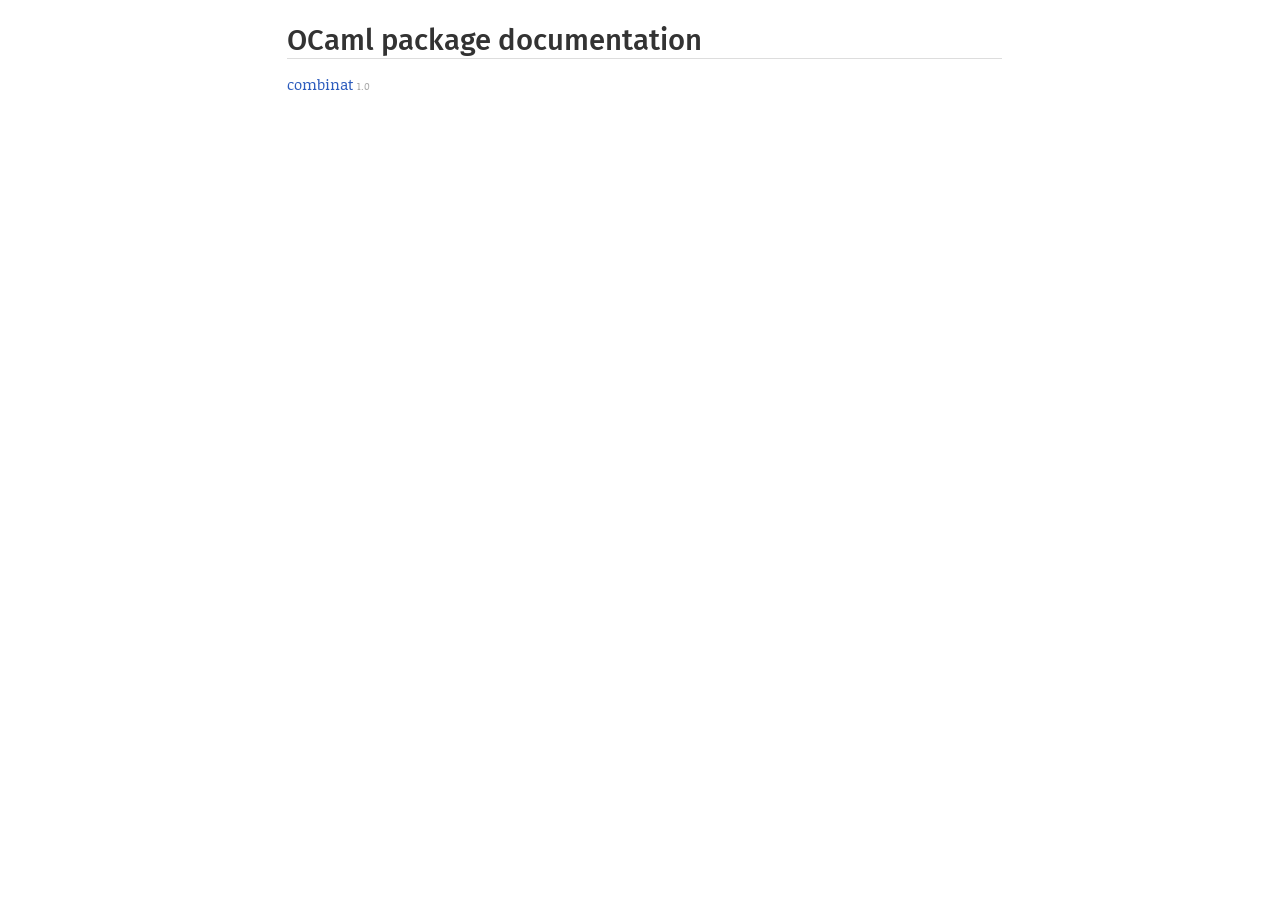
<file: index.html>
<!DOCTYPE html>
<html xmlns="http://www.w3.org/1999/xhtml">
  <head>
    <title>index</title>
    <link rel="stylesheet" href="./odoc.css"/>
    <meta charset="utf-8"/>
    <meta name="viewport" content="width=device-width,initial-scale=1.0"/>
  </head>
  <body>
    <main class="content">
      <div class="by-name">
      <h2>OCaml package documentation</h2>
      <ol>
      <li><a href="combinat/index.html">combinat</a> <span class="version">1.0</span></li>
      </ol>
      </div>
    </main>
  </body>
</html>
</file>
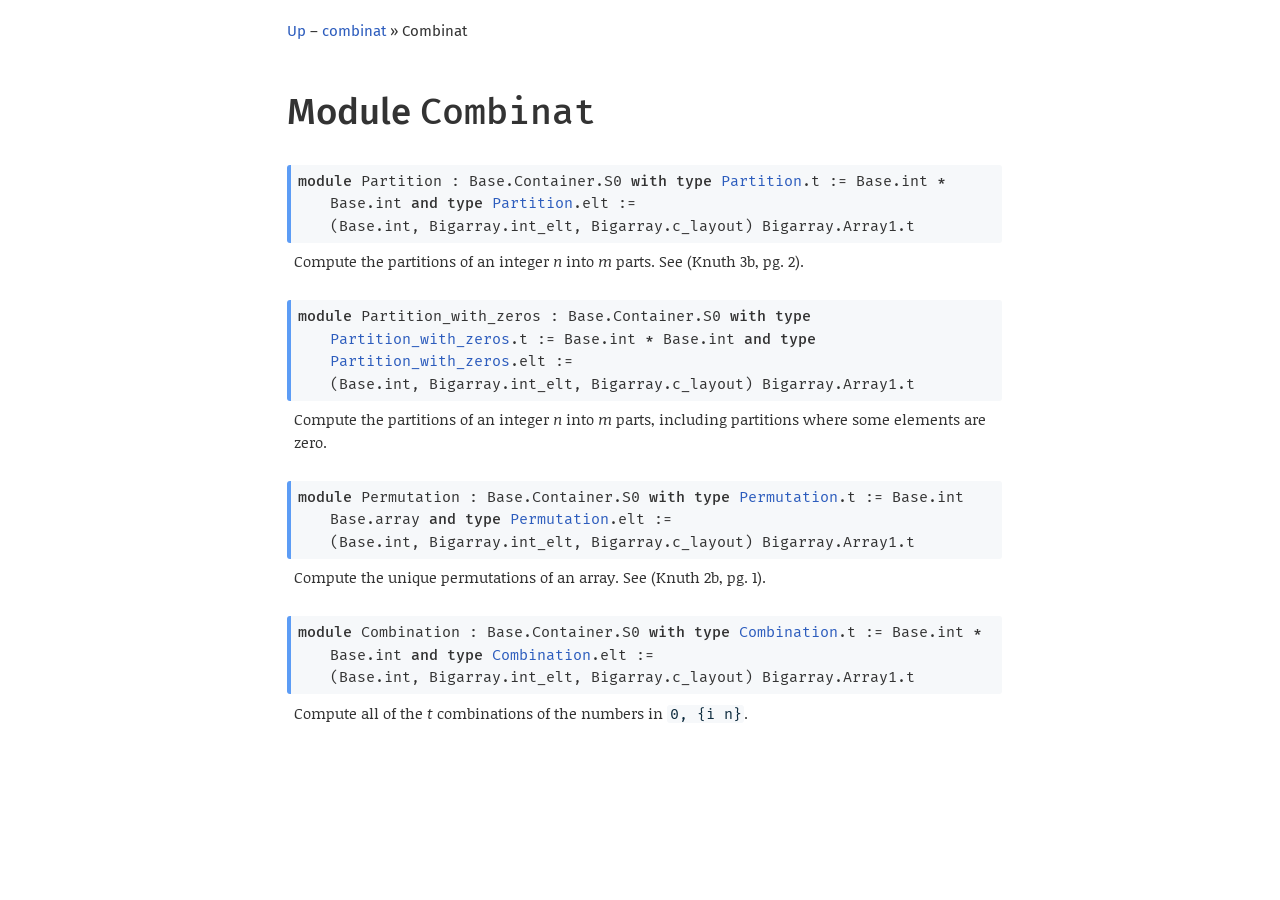
<file: combinat/Combinat/index.html>
<!DOCTYPE html>
<html xmlns="http://www.w3.org/1999/xhtml"><head><title>Combinat (combinat.Combinat)</title><link rel="stylesheet" href="../../odoc.css"/><meta charset="utf-8"/><meta name="viewport" content="width=device-width,initial-scale=1.0"/><script src="../../highlight.pack.js"></script><script>hljs.initHighlightingOnLoad();</script></head><body><div class="content"><header><nav><a href="../index.html">Up</a> – <a href="../index.html">combinat</a> &#x00BB; Combinat</nav><h1>Module <code>Combinat</code></h1></header><dl><dt class="spec module" id="module-Partition"><a href="#module-Partition" class="anchor"></a><code><span class="keyword">module </span>Partition : Base.Container.S0<span class="keyword"> with </span><span class="keyword">type </span><a href="index.html#module-Partition">Partition</a>.t := Base.int<span class="keyword"> * </span>Base.int<span class="keyword"> and </span><span class="keyword">type </span><a href="index.html#module-Partition">Partition</a>.elt := (Base.int, Bigarray.int_elt, Bigarray.c_layout) Bigarray.Array1.t</code></dt><dd><p>Compute the partitions of an integer <i>n</i> into <i>m</i> parts. See (Knuth 3b, pg. 2).</p></dd></dl><dl><dt class="spec module" id="module-Partition_with_zeros"><a href="#module-Partition_with_zeros" class="anchor"></a><code><span class="keyword">module </span>Partition_with_zeros : Base.Container.S0<span class="keyword"> with </span><span class="keyword">type </span><a href="index.html#module-Partition_with_zeros">Partition_with_zeros</a>.t := Base.int<span class="keyword"> * </span>Base.int<span class="keyword"> and </span><span class="keyword">type </span><a href="index.html#module-Partition_with_zeros">Partition_with_zeros</a>.elt := (Base.int, Bigarray.int_elt, Bigarray.c_layout) Bigarray.Array1.t</code></dt><dd><p>Compute the partitions of an integer <i>n</i> into <i>m</i> parts, including partitions where some elements are zero.</p></dd></dl><dl><dt class="spec module" id="module-Permutation"><a href="#module-Permutation" class="anchor"></a><code><span class="keyword">module </span>Permutation : Base.Container.S0<span class="keyword"> with </span><span class="keyword">type </span><a href="index.html#module-Permutation">Permutation</a>.t := Base.int Base.array<span class="keyword"> and </span><span class="keyword">type </span><a href="index.html#module-Permutation">Permutation</a>.elt := (Base.int, Bigarray.int_elt, Bigarray.c_layout) Bigarray.Array1.t</code></dt><dd><p>Compute the unique permutations of an array. See (Knuth 2b, pg. 1).</p></dd></dl><dl><dt class="spec module" id="module-Combination"><a href="#module-Combination" class="anchor"></a><code><span class="keyword">module </span>Combination : Base.Container.S0<span class="keyword"> with </span><span class="keyword">type </span><a href="index.html#module-Combination">Combination</a>.t := Base.int<span class="keyword"> * </span>Base.int<span class="keyword"> and </span><span class="keyword">type </span><a href="index.html#module-Combination">Combination</a>.elt := (Base.int, Bigarray.int_elt, Bigarray.c_layout) Bigarray.Array1.t</code></dt><dd><p>Compute all of the <i>t</i> combinations of the numbers in <code>0, {i n}</code>.</p></dd></dl></div></body></html>
</file>
<file: odoc.css>
@charset "UTF-8";
/* Copyright (c) 2016 Daniel C. Bünzli. All rights reserved.
   Distributed under the ISC license, see terms at the end of the file.
   odoc 1.3.0 */

/* Fonts */
@import url('https://fonts.googleapis.com/css?family=Fira+Mono:400,500');
@import url('https://fonts.googleapis.com/css?family=Noticia+Text:400,400i,700');
@import url('https://fonts.googleapis.com/css?family=Fira+Sans:400,400i,500,500i,600,600i,700,700i');


/* Reset a few things. */

html, body, div, span, applet, object, iframe, h1, h2, h3, h4, h5, h6, p, blockquote, pre, a, abbr, acronym, address, big, cite, code, del, dfn, em, img, ins, kbd, q, s, samp, small, strike, strong, sub, sup, tt, var, b, u, i, center, dl, dt, dd, ol, ul, li, fieldset, form, label, legend, table, caption, tbody, tfoot, thead, tr, th, td, article, aside, canvas, details, embed, figure, figcaption, footer, header, hgroup, menu, nav, output, ruby, section, summary, time, mark, audio, video {
  margin: 0;
  padding: 0;
  border: 0;
  font-size: inherit;
  font: inherit;
  line-height: inherit;
  vertical-align: baseline;
  text-align: inherit;
  color: inherit;
  background: transparent;
}

table {
  border-collapse: collapse;
  border-spacing: 0;
}

*, *:before, *:after {
  box-sizing: border-box;
}

html {
  font-size: 15px;
}

body {
  font-family: "Fira Sans", Helvetica, Arial, sans-serif;
  text-align: left;
  color: #333;
  background: #FFFFFF;
}

.content {
  max-width: 90ex;
  margin-left: calc(10vw + 20ex);
  margin-right: 4ex;
  margin-top: 20px;
  margin-bottom: 50px;
  font-family: "Noticia Text", Georgia, serif;
  line-height: 1.5;
}

.content>header {
  margin-bottom: 30px;
}

.content>header nav {
  font-family: "Fira Sans", Helvetica, Arial, sans-serif;
}

/* Basic markup elements */

b, strong {
  font-weight: 500;
}

i, em {
  font-style: italic;
}

sup {
  vertical-align: super;
}

sub {
  vertical-align: sub;
}

sup, sub {
  font-size: 12px;
  line-height: 0;
  margin-left: 0.2ex;
}

pre {
  margin-top: 0.8em;
  margin-bottom: 1.2em;
}

p, ul, ol {
  margin-top: 0.5em;
  margin-bottom: 1em;
}
ul, ol {
  list-style-position: outside
}

ul>li {
  margin-left: 22px;
}

ol>li {
  margin-left: 27.2px;
}

li>*:first-child {
  margin-top: 0
}

/* Text alignements, this should be forbidden. */

.left {
  text-align: left;
}

.right {
  text-align: right;
}

.center {
  text-align: center;
}

/* Links and anchors */

a {
  text-decoration: none;
  color: #2C5CBD;
}

a:hover {
  box-shadow: 0 1px 0 0 #2C5CBD;
}

/* Linked highlight */
*:target {
  background-color: rgba(187,239,253,0.3) !important;
  box-shadow: 0 0px 0 1px rgba(187,239,253,0.8) !important;
  border-radius: 1px;
}

*:hover>a.anchor {
  visibility: visible;
}

a.anchor:before {
  content: "#"
}

a.anchor:hover {
  box-shadow: none;
  text-decoration: none;
  color: #555;
}

a.anchor {
  visibility: hidden;
  position: absolute;
  /* top: 0px; */
  /* margin-left: -3ex; */
  margin-left: -1.3em;
  font-weight: normal;
  font-style: normal;
  padding-right: 0.4em;
  padding-left: 0.4em;
  /* To remain selectable */
  color: #d5d5d5;
}

.spec > a.anchor {
  margin-left: -2.3em;
  padding-right: 0.9em;
}

.xref-unresolved {
  color: #2C5CBD;
}
.xref-unresolved:hover {
  box-shadow: 0 1px 0 0 #CC6666;
}

/* Section and document divisions.
   Until at least 4.03 many of the modules of the stdlib start at .h7,
   we restart the sequence there like h2  */

h1, h2, h3, h4, h5, h6, .h7, .h8, .h9, .h10 {
  font-family: "Fira Sans", Helvetica, Arial, sans-serif;
  font-weight: 400;
  margin: 0.5em 0 0.5em 0;
  padding-top: 0.1em;
  line-height: 1.2;
  overflow-wrap: break-word;
}

h1 {
  font-weight: 500;
  font-size: 2.441em;
  margin-top: 1.214em;
}

h2 {
  font-weight: 500;
  font-size: 1.953em;
  box-shadow: 0 1px 0 0 #ddd;
}

h3 {
  font-size: 1.563em;
}

h4 {
  font-size: 1.25em;
}

small, .font_small {
  font-size: 0.8em;
}

h1 code, h1 tt {
  font-size: inherit;
  font-weight: inherit;
}

h2 code, h2 tt {
  font-size: inherit;
  font-weight: inherit;
}

h3 code, h3 tt {
  font-size: inherit;
  font-weight: inherit;
}

h4 code, h4 tt {
  font-size: inherit;
  font-weight: inherit;
}

/* Preformatted and code */

tt, code, pre {
  font-family: "Fira Code", "Fira Mono", courier;
  font-weight: 400;
}

pre {
  padding: 0.1em;
  border: 1px solid #eee;
  border-radius: 5px;
  overflow-x: auto;
}

p code, li code {
  background-color: #f6f8fa;
  color: #0d2b3e;
  border-radius: 3px;
  padding: 0 0.3ex;
}

p a > code {
  color: #2C5CBD;
}

/* Code blocks (e.g. Examples) */

pre code {
  font-size: 0.893rem;
}

/* Code lexemes */

.keyword {
  font-weight: 700;
}

/* Module member specification */

.spec:not(.include), .spec.include details summary {
  background-color: #f6f8fa;
  border-radius: 3px;
  border-left: 4px solid #5c9cf5;
  border-right: 5px solid transparent;
  padding: 0.35em 0.5em;
}

.spec.include details summary:hover {
  background-color: #ebeff2;
}

dl, div.spec, .doc, aside {
  margin-bottom: 20px;
}

/* Indent the second line in multiline spec definitions. */
.spec:not(.type) > code {
  display: block;
  padding-left: 4ex;
  text-indent: -4ex;
}

.spec.exception > code {
  display: inline-block;
}

dl > dd {
  padding: 0.5em;
}

dd> :first-child {
  margin-top: 0;
}

dl:last-child, dd> :last-child, aside:last-child, article:last-child {
  margin-bottom: 0;
}

dt+dt {
  margin-top: 15px;
}

section+section, section > header + dl {
  margin-top: 25px;
}

.spec.type .variant {
  margin-left: 2ch;
}
.spec.type .variant p {
  margin: 0;
  font-style: italic;
}

div.def {
  margin-top: 0;
  text-indent: -2ex;
  padding-left: 2ex;
}

div.def+div.doc {
  margin-left: 1ex;
  margin-top: 2.5px
}

div.doc>*:first-child {
  margin-top: 0;
}

/* The elements other than heading should be wrapped in <aside> elements. */
/* heading, body>p, body>ul, body>ol, h3, h4, body>pre { */
/*   margin-bottom: 30px; */
/* } */

/* Collapsible inlined include and module */

.spec.include details {
  position: relative;
}

.spec.include details:after {
  z-index: -100;
  display: block;
  content: " ";
  position: absolute;
  border-radius: 0 1ex 1ex 0;
  right: -20px;
  top: 1px;
  bottom: 1px;
  width: 15px;
  background: rgba(0, 4, 15, 0.05);
  box-shadow: 0 0px 0 1px rgba(204, 204, 204, 0.53);
}

.spec.include details summary {
  position: relative;
  margin-bottom: 20px;
  cursor: pointer;
  outline: none;
}

/* FIXME: Does not work in Firefox. */
details summary::-webkit-details-marker {
  color: #888;
  transform: scaleX(-1);
  position: absolute;
  top: calc(50% - 5px);
  height: 11px;
  right: -29px;
}

/* Records and variants FIXME */

div.def table {
  text-indent: 0em;
  padding: 0;
  margin-left: -2ex;
}

td.def {
  padding-right: 2ex
}

.record td.def {
  padding-left: 2ex;
}

td.doc *:first-child {
  margin-top: 0em
}

/* @ tags */

ul.at-tag {
  list-style-type: none;
  margin-left: 0;
  padding: 0;
}

ul.at-tag li {
  margin-left: 0;
  padding: 0;
}

ul.at-tag li p:first-child {
  margin-top: 0
}

/* FIXME remove */

span.at-tag {
  font-weight: bold
}

.at-tag.deprecated {
  font-weight: normal;
  color: crimson
}

.at-tag.raise {
  font-weight: bold;
}

/* FIXME random other things to review. */

.heading {
  margin-top: 10px;
  border-top: solid;
  border-width: 1px;
  border-color: #DDD;
  text-align: right;
  font-weight: normal;
  font-style: italic;
}

.heading+.sig {
  margin-top: -20px;
}

.heading+.parameters {
  margin-top: -20px;
}

/* Odig package index */

.by-name ol, .by-tag ol, .errors ol {
  list-style-type: none;
  margin-left: 0;
}

.by-name ol ol, .by-tag ol ol {
  margin-top: 0;
  margin-bottom: 0
}

.by-name li, .by-tag li, .errors li {
  margin-left: 0;
}

.by-name .version {
  font-size: 10px;
  color: #AAA
}

.by-name nav {
  margin-bottom: 10px
}

.by-name nav a {
  text-transform: uppercase;
  font-size: 18px;
  margin-right: 1ex;
  color: #222;
  display: inline-block;
}

.by-tag nav a {
  margin-right: 1ex;
  color: #222;
  display: inline-block;
}

.by-tag>ol>li {
  margin-top: 10px;
}

.by-tag>ol>li>span, .by-tag>ol>li>ol, .by-tag>ol>li>ol>li {
  display: inline-block;
  margin-right: 1ex;
}

/* Odig package page */

.package nav {
  display: inline;
  font-size: 14px;
  font-weight: normal;
}

.package .version {
  font-size: 14px;
}

h1+.modules, h1+.sel {
  margin-top: 10px
}

.sel {
  font-weight: normal;
  font-style: italic;
  font-size: 14px;
  margin-top: 20px;
}

.sel+.modules {
  margin-top: 10px;
  margin-bottom: 20px;
  margin-left: 1ex;
}

.modules {
  margin: 0;
}

.modules .module {
  min-width: 8ex;
  padding-right: 2ex
}

.package.info {
  margin: 0;
}

.package.info td:first-child {
  font-style: italic;
  padding-right: 2ex;
}

.package.info ul {
  list-style-type: none;
  display: inline;
  margin: 0;
}

.package.info li {
  display: inline-block;
  margin: 0;
  margin-right: 1ex;
}

#info-authors li, #info-maintainers li {
  display: block;
}

/* Sidebar and TOC */

.toc:before {
  display: block;
  content: "Topics";
  text-transform: uppercase;
  font-size: 1em;
  margin: 1.414em 0 0.5em;
  font-weight: 500;
  color: #777;
  line-height: 1.2;
}

.toc {
  position: fixed;
  top: 0px;
  bottom: 0px;
  left: 0px;
  max-width: 30ex;
  min-width: 26ex;
  width: 20%;
  background: #f6f8fa;
  overflow: auto;
  color: #1F2D3D;
  padding-left: 2ex;
  padding-right: 2ex;
}

.toc ul li a {
  font-family: "Fira Sans", sans-serif;
  font-size: 0.95em;
  color: #333;
  font-weight: 400;
  line-height: 1.6em;
  display: block;
}

.toc ul li a:hover {
  box-shadow: none;
  text-decoration: underline;
}

/* First level titles */

.toc>ul>li>a {
  font-weight: 500;
}

.toc li ul {
  margin: 0px;
}

.toc ul {
  list-style-type: none;
}

.toc ul li {
  margin: 0;
}
.toc>ul>li {
  margin-bottom: 0.3em;
}

.toc ul li li {
  border-left: 1px solid #ccc;
  margin-left: 5px;
  padding-left: 12px;
}

/* Mobile adjustements. */

@media only screen and (max-width: 95ex) {
  .content {
    margin: auto;
    padding: 2.0em;
  }
  .toc {
    position: static;
    width: auto;
    min-width: unset;
    max-width: unset;
    border: none;
    padding: 0.2em 1em;
    border-radius: 5px;
  }
}

/* Print adjustements. */

@media print {
  body {
    color: black;
    background: white;
  }
  body nav:first-child {
    visibility: hidden;
  }
}

/* Syntax highlighting (based on github-gist) */

.keyword {
  font-weight: 500;
}

.hljs {
  display: block;
  background: white;
  padding: 0.5em;
  color: #333333;
  overflow-x: auto;
}

.hljs-comment,
.hljs-meta {
  color: #969896;
}

.hljs-string,
.hljs-variable,
.hljs-template-variable,
.hljs-strong,
.hljs-emphasis,
.hljs-quote {
  color: #df5000;
}

.hljs-keyword,
.hljs-selector-tag {
  color: #a71d5d;
}

.hljs-type,
.hljs-class .hljs-title {
  color: #458;
  font-weight: 500;
}

.hljs-literal,
.hljs-symbol,
.hljs-bullet,
.hljs-attribute {
  color: #0086b3;
}

.hljs-section,
.hljs-name {
  color: #63a35c;
}

.hljs-tag {
  color: #333333;
}

.hljs-attr,
.hljs-selector-id,
.hljs-selector-class,
.hljs-selector-attr,
.hljs-selector-pseudo {
  color: #795da3;
}

.hljs-addition {
  color: #55a532;
  background-color: #eaffea;
}

.hljs-deletion {
  color: #bd2c00;
  background-color: #ffecec;
}

.hljs-link {
  text-decoration: underline;
}

/*---------------------------------------------------------------------------
   Copyright (c) 2016 Daniel C. Bünzli

   Permission to use, copy, modify, and/or distribute this software for any
   purpose with or without fee is hereby granted, provided that the above
   copyright notice and this permission notice appear in all copies.

   THE SOFTWARE IS PROVIDED "AS IS" AND THE AUTHOR DISCLAIMS ALL WARRANTIES
   WITH REGARD TO THIS SOFTWARE INCLUDING ALL IMPLIED WARRANTIES OF
   MERCHANTABILITY AND FITNESS. IN NO EVENT SHALL THE AUTHOR BE LIABLE FOR
   ANY SPECIAL, DIRECT, INDIRECT, OR CONSEQUENTIAL DAMAGES OR ANY DAMAGES
   WHATSOEVER RESULTING FROM LOSS OF USE, DATA OR PROFITS, WHETHER IN AN
   ACTION OF CONTRACT, NEGLIGENCE OR OTHER TORTIOUS ACTION, ARISING OUT OF
   OR IN CONNECTION WITH THE USE OR PERFORMANCE OF THIS SOFTWARE.
  ---------------------------------------------------------------------------*/
</file>
